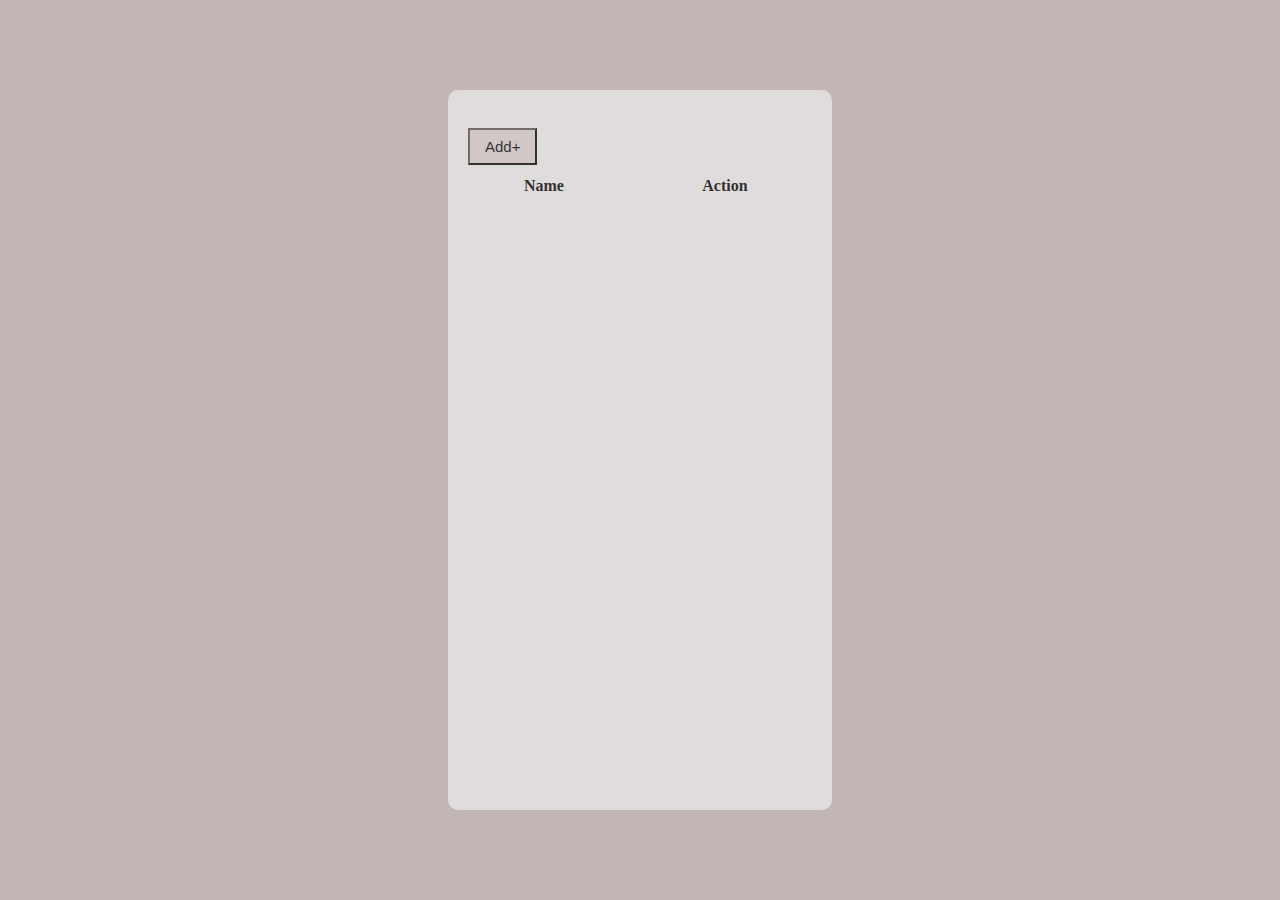
<file: CRUD.html>
<!DOCTYPE html>
<html lang="en">
  <head>
    <meta charset="UTF-8" />
    <meta name="viewport" content="width=device-width, initial-scale=1.0" />
    <title>Document</title>
    <link rel="stylesheet" href="CRUD.css" />
    <link rel="stylesheet" href="fontawesome-free-6.5.1-web/css/all.min.css" />
  </head>
  <body onload="readAll()">
   <!--  <header>
      <a href="index.html"><img src="logo.png" width="90px" height="90px"></a>
      <div>
          <ul id="navbar">
              <li><a href="index.html">Home</a></li>
              <li><a href="shop.html">Shop</a></li>
              <li><a href="final/about/aboutus.html">About</a></li>
              <li><a href="final/Contact-Form/contact/index.html">Contact</a></li>
              <li class="headerIcons"><a href="/final/profile/pro2.html" title="Profile"><i class="fa-regular fa-user"></i></a></li>
              <li class="headerIcons"><a href="cart.html" title="Cart"><i class="fa-solid fa-cart-shopping"></i></a></li>
              <li class="headerIcons"><a href="wishlist.html" title="Wishlist"><i class="fa-regular fa-heart"></i></a></li>
              <li class="headerIcons"><a href="allOrders.html" title="orders"><i class="fa-solid fa-list-check"></i></a></li>
          
          </ul>
      </div>
  </header> -->
    <div class="container">
      <div class="form_container">
        <form action="" class="create_form">
          <label for="cars">Category Name :</label>
          <input list="brow"  class="name" id="name">
          <datalist id="brow">
            <option value="Jackets">
            <option value="Shirts">
            <option value="T-shirts">
            <option value="Hoodies">
            <option value="Jeans">
            <option value="Shorts">
            <option value="Accessories">
            <option value="Shoes">
            <option value="Sports Shoes">
            <option value="Sandals">
            <option value="Formal Shirts">
            <option value="Sweater">
            <option value="Party Waer">
            <option value="Night Wear">
            <option value="Skirts">
          </datalist>
          <!-- <input type="text" placeholder="enter category name" class="name" /> -->
          <!-- <input type="text" placeholder="enter category price" class="price" /> -->
          <button type="button" id="create" onclick="add()">Create</button>
          
        </form>
        <form action="" class="update_form">
          <input type="text" hidden class="update_id" />

          <label for="cars">Category Name :</label>
          <input list="brow"  class="uname" id="uname">
          <datalist id="brow">
            <option value="Jackets">
            <option value="Shirts">
            <option value="T-shirts">
            <option value="Hoodies">
            <option value="Jeans">
            <option value="Shorts">
            <option value="Accessories">
            <option value="Shoes">
            <option value="Sports Shoes">
            <option value="Sandals">
            <option value="Formal Shirts">
            <option value="Sweater">
            <option value="Party Waer">
            <option value="Night Wear">
            <option value="Skirts">
          </datalist>

          <!-- <input type="text" placeholder="Enter name category" class="uname" /> -->
          <!-- <input
            type="text"
            placeholder="Enter price category"
            class="uprice"
          /> -->
          <button type="button" onclick="update()">Update</button>
        </form>
        <br>
        <button class="addbtn" id="addbtn" onclick="createForm()">Add+</button>
        <br />

        <table class="table">
          <thead>
            <th>Name</th>
            <!-- <th>Price</th> -->
            <th>Action</th>
          </thead>
          <tbody class="table_data"></tbody>
        </table>
      </div>
    </div>
    <!-- <footer style="width: 100%;">
      <p>Copyrights &copy;2023. All Rights Reserved. — Designed by our Team</p>
      <ul id="footer_bar">
          <li>Follow Us</li>
          <li><a href="https://www.facebook.com" title="Facebook"><i class="fa-brands fa-facebook"></i></a></li>
          <li><a href="https://www.x.com" title="Twitter"><i class="fa-brands fa-twitter"></i></a></li>
          <li><a href="https://www.instagram.com" title="Instagram"><i class="fa-brands fa-instagram"></i></a></li>
      </ul>
  </footer> -->
    <script src="CRUD.js"></script>
    
    <!-- <script type="module">
      // Import the functions you need from the SDKs you need
      import { initializeApp } from "https://www.gstatic.com/firebasejs/10.7.1/firebase-app.js";
      import { getDatabase,ref,set } from "https://www.gstatic.com/firebasejs/10.7.1/firebase-database.js";
      // TODO: Add SDKs for Firebase products that you want to use
      // https://firebase.google.com/docs/web/setup#available-libraries
    
      // Your web app's Firebase configuration
      const firebaseConfig = {
        apiKey: "AIzaSyAxa6hmmHJ_Uxsb1eM6s_GBNUGOjFVEpSI",
        authDomain: "edit-category.firebaseapp.com",
        projectId: "edit-category",
        storageBucket: "edit-category.appspot.com",
        messagingSenderId: "1001473177581",
        appId: "1:1001473177581:web:63af364025428be8c619e4"
      };
    
      // Initialize Firebase
      const app = initializeApp(firebaseConfig);
      const database=getDatabase(app);
      sub.addEventListener('click',(e)=>{
        
        var name=document.getElementById("name").value;
        set(ref(database,'categories/' + name ),{
              name:name,
        });
        alert('save');
      });
    </script> -->
  </body>
</html>
</file>
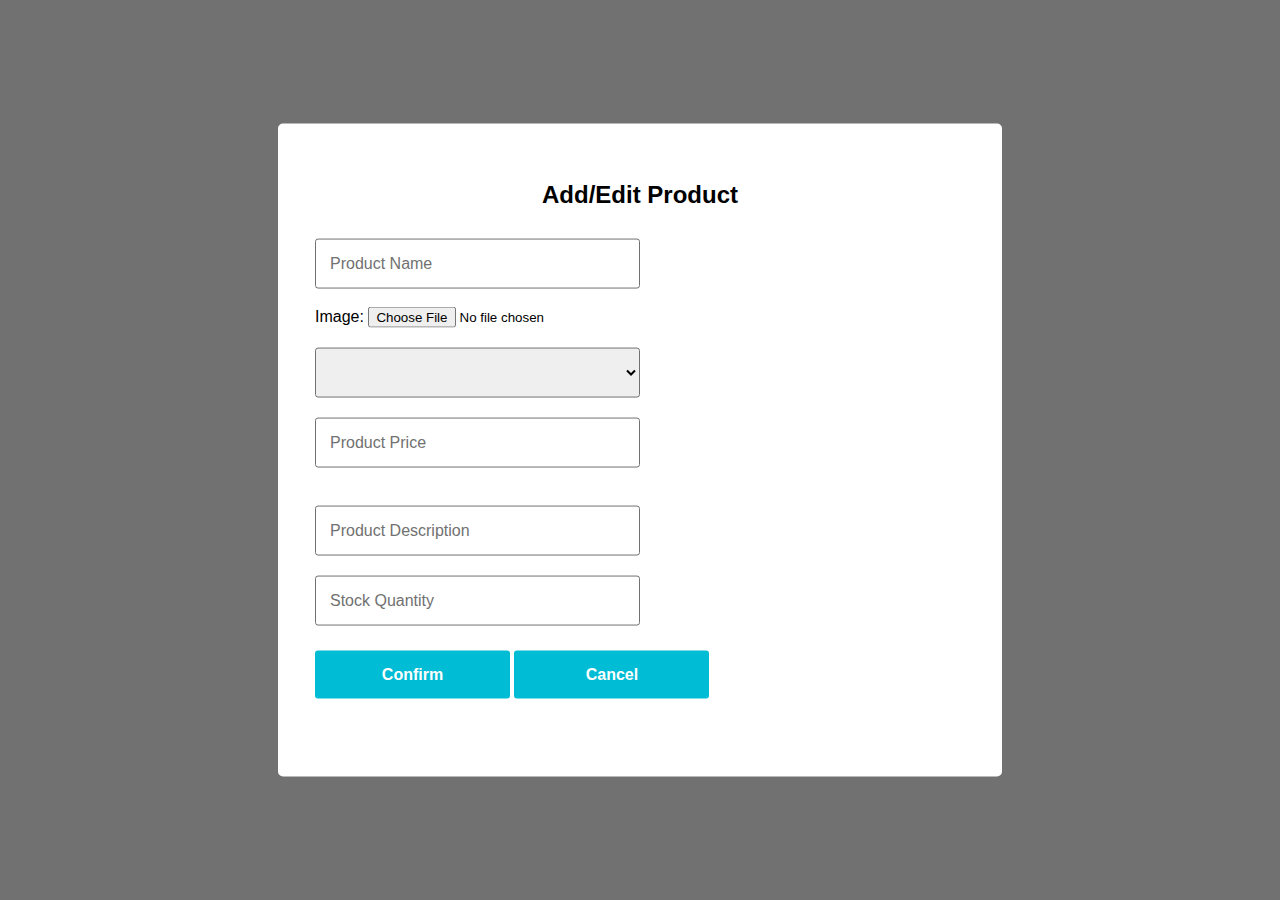
<file: EditProduct.html>
<html lang="en">

<head>
    <meta charset="UTF-8">
    <meta name="viewport" content="width=device-width, initial-scale=1.0">
    <link rel="stylesheet" href="EditProduct.css">
    <title>Add/Edit Products</title>
</head>

<body onload="check_if_edit()">
    <header></header>
    <div class="container">
        <div class="form-content">
            <h2>Add/Edit Product</h2>
            <form action="Product.html" method="get" >
                <div class="input-field">
                    <input type="text" required id="product_name" name="product_name">
                    <label for="product_name">Product Name</label>
                </div>
                <br />
                <div>
                    <label for="product_image">Image:</label>
                    <input type="file" required name="product_image" accept="image/png, image/jpg, image/jpeg" onchange="validateFileType()" id="product_image">
                </div>
                <div class="input-field">
                    <select name="product_category" id="product_category">
                        <!-- <option value="Jackets">Jackets</option>
                        <option value="Hoodies">Hoodies</option>
                        <option value="Jeans">Jeans</option>
                        <option value="Shoes">Shoes</option> -->
                    </select>
                </div>
                <div class="input-field">
                    <input type="number" required min="0" id="product_price" name="product_price">
                    <label for="product_price">Product Price</label>
                </div>
                <br />
                <div class="input-field">
                    <input type="text" required name="product_description" id="product_description">
                    <label for="product_description">Product Description</label>
                </div>
                <div class="input-field">
                    <input type="number" required min="0" name="stock_quantity" id="stock_quantity">
                    <label for="">Stock Quantity</label>
                </div>
                <button type="submit" onclick="return save_product()">Confirm</button>
                <button onclick="go_to_shop(event)">Cancel</button>
            </form>
        </div>
    </div>
    <script>
        function validateFileType(){
            var fileName = document.getElementById("product_image").value;
            var idxDot = fileName.lastIndexOf(".") + 1;
            var extFile = fileName.substr(idxDot, fileName.length).toLowerCase();
            if (extFile !="jpg" && extFile !="jpeg" && extFile!="png"){
                alert("Only image files are allowed!");
                document.getElementById("product_image").value = null;   
        }
    }
    </script>
    <script src="script.js"></script>
</body>

</html>
</file>
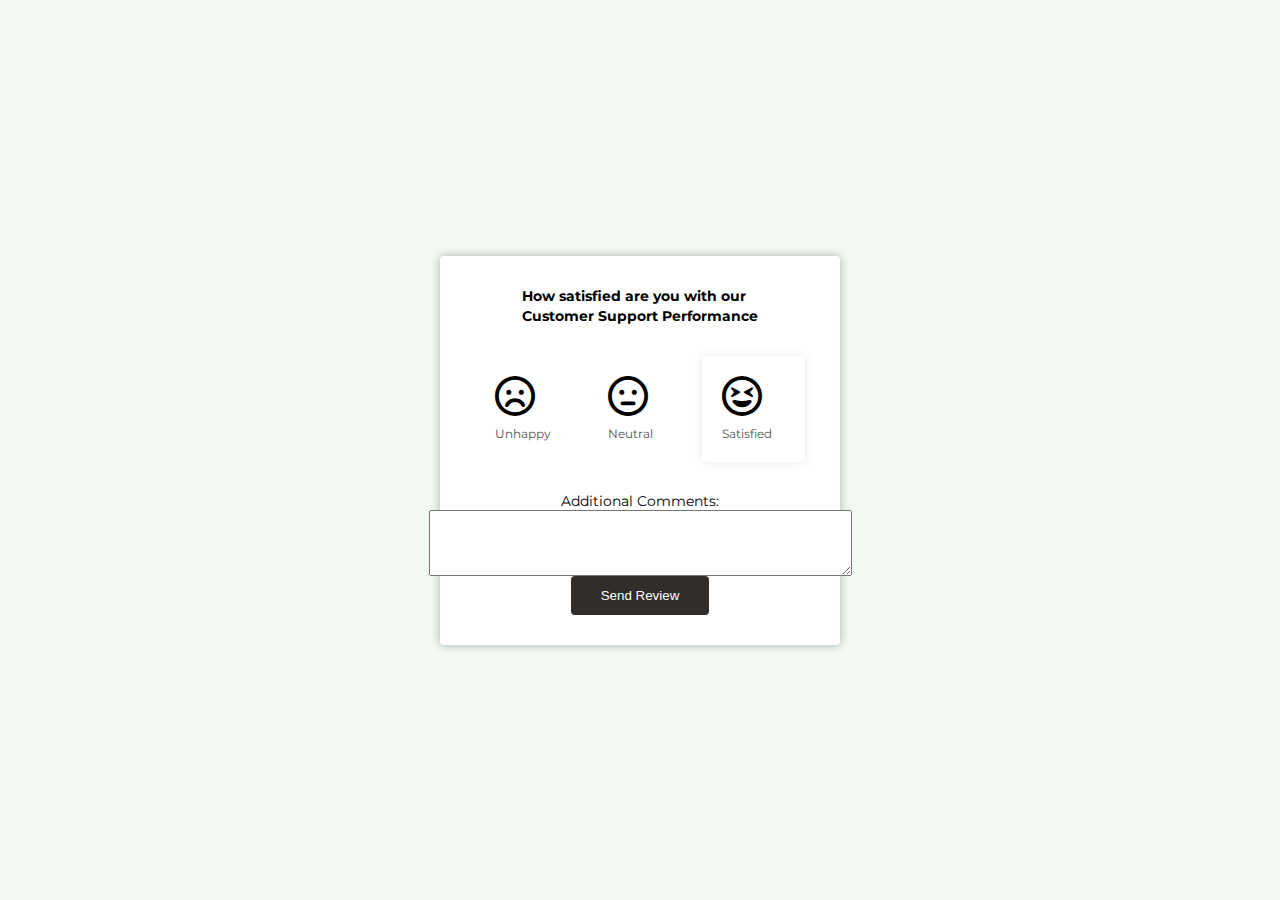
<file: feedback.html>
<!DOCTYPE html>
<html lang="en">
  <head>
    <meta charset="UTF-8" />
    <meta http-equiv="X-UA-Compatible" content="IE=edge" />
    <meta name="viewport" content="width=device-width, initial-scale=1.0" />
    <!-- <link
      rel="stylesheet"
      href="https://cdnjs.cloudflare.com/ajax/libs/font-awesome/5.15.4/css/all.min.css"
      integrity="sha512-1ycn6IcaQQ40/MKBW2W4Rhis/DbILU74C1vSrLJxCq57o941Ym01SwNsOMqvEBFlcgUa6xLiPY/NS5R+E6ztJQ=="
      crossorigin="anonymous"
      referrerpolicy="no-referrer"
    /> -->
    <link rel="stylesheet" href="css/all.min.css" />
    <title>Feedback Ui Design</title>
    <style>
      @import url("https://fonts.googleapis.com/css2?family=Montserrat&display=swap");

      * {
        box-sizing: border-box;
      }

      body {
        background-color: #f2f9f2;
        font-family: "Montserrat", sans-serif;
        display: flex;
        justify-content: center;
        align-items: center;
        height: 100vh;
        overflow: hidden;
        margin: 0;
      }

      .panel-container {
        background-color: #fff;
        box-shadow: 0 0 10px rgba(0, 0, 0, 0.3);
        border-radius: 4px;
        font-size: 90%;
        display: flex;
        flex-direction: column;
        justify-content: center;
        align-items: center;
        padding: 30px;
        max-width: 400px;
      }

      .panel-container strong {
        line-height: 20px;
      }

      .ratings-container {
        display: flex;
        margin: 20px 0;
      }

      .rating {
        flex: 1;
        cursor: pointer;
        padding: 20px;
        margin: 10px 5px;
      }

      .rating:hover,
      .rating.active {
        border-radius: 4px;
        box-shadow: 0 0 10px rgba(0, 0, 0, 0.1);
      }

      .rating small {
        color: #555;
        display: inline-block;
        margin: 10px 0 0;
      }

      .rating:hover small,
      .rating:active small {
        color: #111;
      }

      .btn {
        background-color: #302d2b;
        color: #fff;
        border: 0;
        border-radius: 4px;
        padding: 12px 30px;
        cursor: pointer;
      }

      .btn:focus {
        outline: none;
      }

      .btn:active {
        transform: scale(0.98);
      }

      .fa-heart {
        color: red;
        font-size: 30px;
        margin-bottom: 10px;
      }
      i {
        font-size: 40px;
      }
    </style>
  </head>

  <body>
    <div id="panel" class="panel-container">
      <strong
        >How satisfied are you with our <br />
        Customer Support Performance</strong
      >
      <div class="ratings-container">
        <div class="rating">
          <i class="fa-regular fa-face-frown"></i>
          <small>Unhappy</small>
        </div>

        <div class="rating">
          <i class="fa-regular fa-face-meh"></i>
          <small>Neutral</small>
        </div>

        <div class="rating active">
          <i class="fa-regular fa-face-grin-squint"></i>
          <small>Satisfied</small>
        </div>
      </div>
      <label for="comment">Additional Comments:</label>
      <textarea id="comment" rows="4" cols="50"></textarea>
      <button class="btn" id="send">Send Review</button>
    </div>
    <!-- <script>

      const ratings = document.querySelectorAll(".rating");
      const rContainer = document.querySelector(".ratings-container");
      const sendBtn = document.querySelector("#send");
      const panel = document.querySelector("#panel");
      let selectedRating = "Satisfied";

      rContainer.addEventListener("click", (e) => {
        if (e.target.parentNode.classList.contains("rating")) {
          removeActive();
          e.target.parentNode.classList.add("active");
          selectedRating = e.target.nextElementSibling.innerHTML;
        }
      });

      sendBtn.addEventListener("click", (e) => {
        // Store the review in local storage
        const feedback = {
          rating: selectedRating,
          comment: document.getElementById("comment").value,
        };
        const reviews = JSON.parse(localStorage.getItem("reviews")) || [];
        reviews.push(feedback);
        localStorage.setItem("reviews", JSON.stringify(reviews));

        // Navigate to massage.html
        window.location.href = "massage.html";
      });

      function removeActive() {
        for (let i = 0; i < ratings.length; i++) {
          ratings[i].classList.remove("active");
        }
      }
    </script> -->

<!-- ... (your HTML code remains unchanged) ... -->

<script>
  const ratings = document.querySelectorAll(".rating");
  const rContainer = document.querySelector(".ratings-container");
  const sendBtn = document.querySelector("#send");
  const panel = document.querySelector("#panel");

  // Load existing reviews from local storage
  const reviews = JSON.parse(localStorage.getItem("reviews")) || [];

  // Display statistics on "massage.html"
  const displayStatistics = () => {
    const statisticsContainer = document.createElement("div");
    statisticsContainer.innerHTML = "<h2>Feedback Statistics</h2>";

    const ratingsCount = {
      Unhappy: 0,
      Neutral: 0,
      Satisfied: 0,
    };

    reviews.forEach((review) => {
      ratingsCount[review.rating]++;
    });

    for (const rating in ratingsCount) {
      const ratingElement = document.createElement("p");
      ratingElement.innerHTML = `<strong>${rating}:</strong> ${ratingsCount[rating]} users`;
      statisticsContainer.appendChild(ratingElement);
    }

    document.body.appendChild(statisticsContainer);
  };

  // Check if the current page is "massage.html" and display statistics
  if (window.location.href.includes("massage.html")) {
    displayStatistics();
  }

  rContainer.addEventListener("click", (e) => {
    if (e.target.parentNode.classList.contains("rating")) {
      removeActive();
      e.target.parentNode.classList.add("active");
      selectedRating = e.target.nextElementSibling.innerHTML;
    }
  });

  sendBtn.addEventListener("click", (e) => {
    // Store the review in local storage
    const feedback = {
      rating: selectedRating,
      comment: document.getElementById("comment").value,
    };
    reviews.push(feedback);
    localStorage.setItem("reviews", JSON.stringify(reviews));

    // Navigate to massage.html
    window.location.href = "massage.html";
  });

  function removeActive() {
    for (let i = 0; i < ratings.length; i++) {
      ratings[i].classList.remove("active");
    }
  }
</script>

  </body>
</html>
</file>
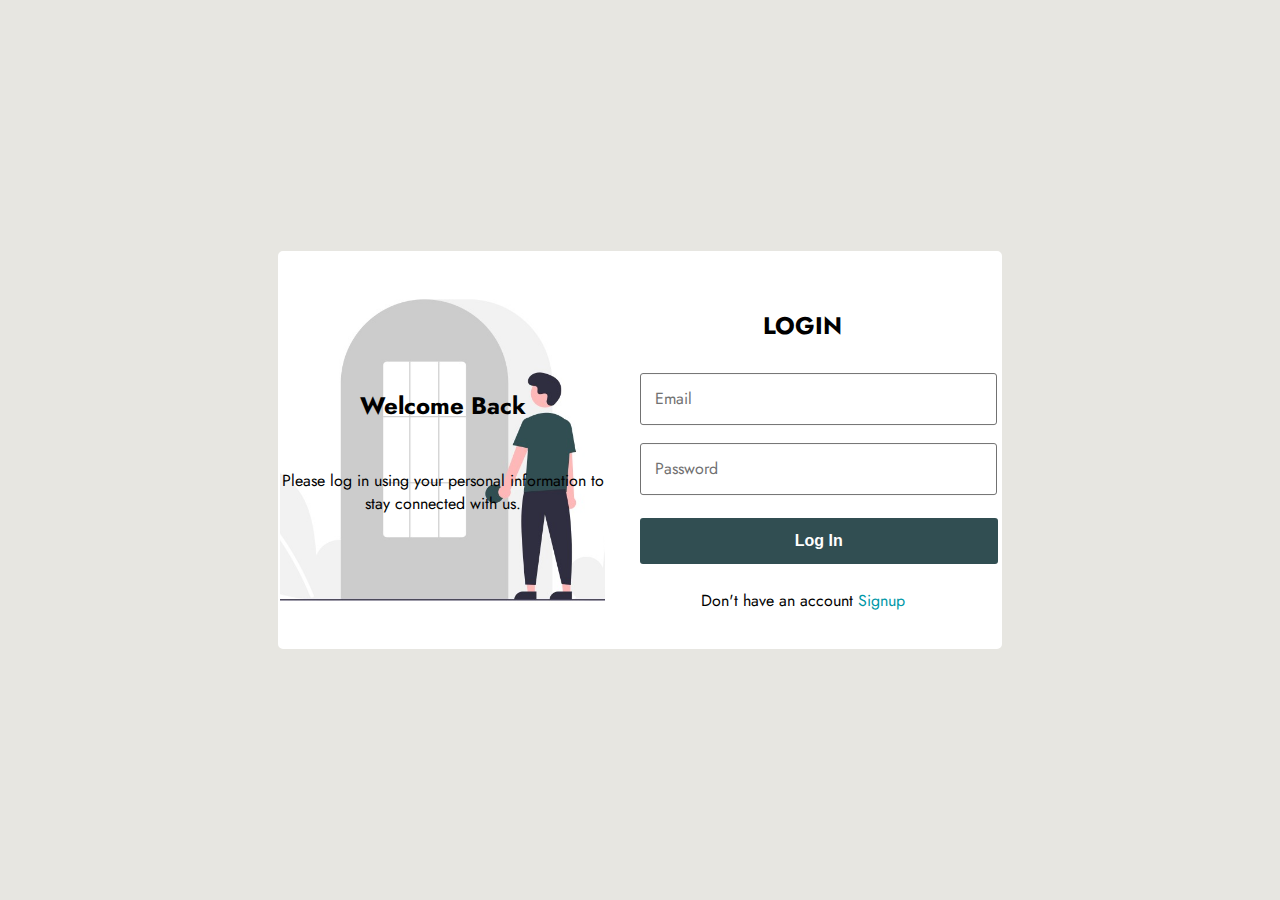
<file: login.html>
<!DOCTYPE html>
<html lang="en">

<head>
    <meta charset="UTF-8">
    <meta name="viewport" content="width=device-width, initial-scale=1.0">
    <title>Login</title>
    <!-- google " close" icons link -->
    <link rel="stylesheet"
        href="https://fonts.googleapis.com/css2?family=Material+Symbols+Outlined:opsz,wght,FILL,GRAD@24,400,0,0" />
    <link rel="stylesheet" href="login.css">
</head>

<body>
    <!-- parent container -->
    <div class="form-popup">
        <!-- parent container without close button -->
        <div class="form-box">
            <!-- left side div for image and details -->
            <div class="form-details">
                <h2>Welcome Back</h2>
                <p>Please log in using your personal information to stay connected with us.</p>
            </div>
            <!-- form div for login -->
            <div class="form-content">
                <h2>LOGIN</h2>
                <form action="#">
                    <div class="input-field">
                        <input type="email" name="" id="username" required>
                        <label for="">Email</label>
                    </div>
                    <div class="input-field">
                        <input type="password" id="password" name="" required>
                        <label for="">Password</label>
                    </div>
                    <button type="submit" onclick="login()">Log In</button>
                </form>
                <!-- signup div -->
                <div class="bottom-link">
                    Don't have an account
                    <a href="signup.html">Signup</a>
                </div>
            </div>
        </div>
    </div>
    <script>
        function login() {
            var username = document.getElementById("username").value;
            var password = document.getElementById("password").value;
            let user = new Array();
            user = JSON.parse(localStorage.getItem("users")) ? JSON.parse(localStorage.getItem("users")) : []
            if (user.some((v) => {
                sessionStorage.setItem("username", v.name);
                sessionStorage.setItem("email", v.email);
                sessionStorage.setItem("isadmin", v.isadmin);
                console.log("done");
                return v.email == username && v.password == password;
            })) {
                window.open("index.html");
                window.close();
            } else {
                alert("Enter Valid username and password");
            }
        }
    </script>
</body>

</html>
</file>
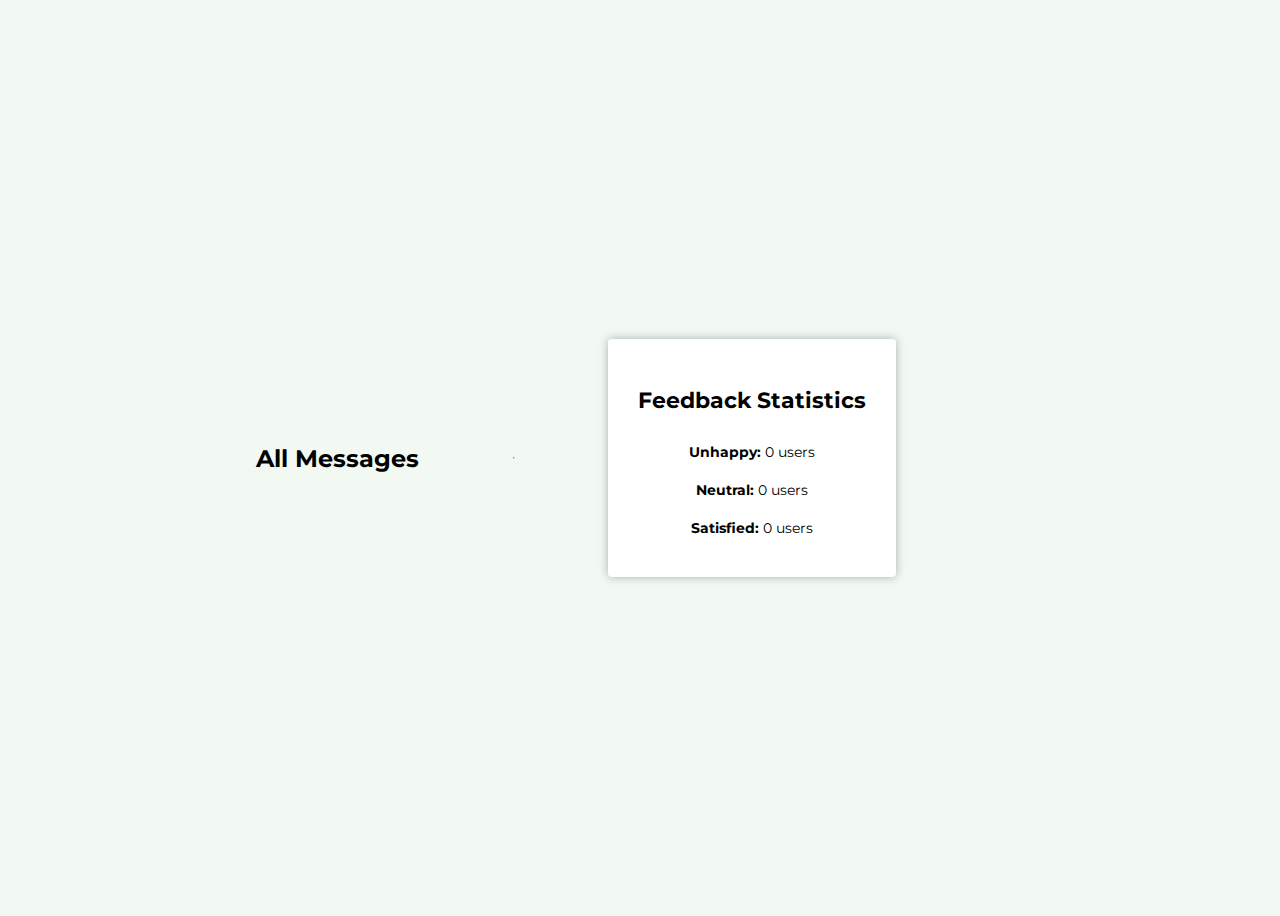
<file: massage.html>
<!DOCTYPE html>
<html lang="en">
<head>
  <meta name="viewport" content="width=device-width, initial-scale=1.0" />
  <title>Messages Page</title>
  <!-- Add your styling here -->
  <!-- <link rel="stylesheet" href="path/to/your/style.css" /> -->
  <style>
    @import url("https://fonts.googleapis.com/css2?family=Montserrat&display=swap");

    * {
      box-sizing: border-box;
    }

    body {
      background-color: #f2f9f2;
      font-family: "Montserrat", sans-serif;
      display: flex;
      flex-direction: row;
      justify-content: center;
      align-items: center;
      height: 100vh;
      overflow: hidden;
      width: 50%;
      margin-left: 20%;
    }

    .statistics-container {
      background-color: #fff;
      box-shadow: 0 0 10px rgba(0, 0, 0, 0.3);
      border-radius: 4px;
      font-size: 90%;
      display: flex;
      flex-direction: column;
      justify-content: center;
      align-items: center;
      padding: 30px;
      max-width: 400px;
    }

    .statistics-container h2 {
      margin-bottom: 20px;
    }

    .statistics-container p {
      margin: 10px 0;
    }
  </style>


</head>
<body>
  <div id="messagesContent">
    <!-- Display all form data from local storage -->
    <h2>All Messages</h2>
    <ul id="messagesList"></ul>
  </div>
  <br>
  <hr>
  <div class="statistics-container">
    <h2>Feedback Statistics</h2>
    <p><strong>Unhappy:</strong> <span id="unhappyCount">0</span> users</p>
    <p><strong>Neutral:</strong> <span id="neutralCount">0</span> users</p>
    <p><strong>Satisfied:</strong> <span id="satisfiedCount">0</span> users</p>
  </div>


  <script>
    // Retrieve messages from local storage
    var messages = JSON.parse(localStorage.getItem("messages")) || [];

// Display messages on the page
var messagesList = document.getElementById("messagesList");
messages.forEach(function (formData) {
  var listItem = document.createElement("li");
  listItem.innerHTML =
    "<strong>Name:</strong> " + formData.name + "<br>" +
    "<strong>Email:</strong> " + formData.email + "<br>" +
    "<strong>Message:</strong> " + formData.message + "<br><br>";
  messagesList.appendChild(listItem);
});

// Retrieve and display feedback and rating
// const storedFeedback = localStorage.getItem('userFeedback');
// const storedRating = localStorage.getItem('userRating');
// const feedbackMessageElement = document.getElementById('feedbackMessage');
// const ratingMessageElement = document.getElementById('ratingMessage');
// feedbackMessageElement.textContent = `Feedback: ${storedFeedback}`;
// ratingMessageElement.textContent = `Rating: ${storedRating}/5`;

// // Retrieve and display the number of Unhappy users
// const reviews = JSON.parse(localStorage.getItem('reviews')) || [];
// const unhappyUsersCount = reviews.filter(review => review.rating === 'Unhappy').length;
// document.getElementById('unhappyUsers').textContent = `Number of Unhappy Users: ${unhappyUsersCount}`;
 // Load existing reviews from local storage
 const reviews = JSON.parse(localStorage.getItem("reviews")) || [];

const ratingsCount = {
  Unhappy: 0,
  Neutral: 0,
  Satisfied: 0,
};

reviews.forEach((review) => {
  ratingsCount[review.rating]++;
});

document.getElementById("unhappyCount").innerText = ratingsCount.Unhappy;
document.getElementById("neutralCount").innerText = ratingsCount.Neutral;
document.getElementById("satisfiedCount").innerText = ratingsCount.Satisfied;

  </script>
  
</body>
</html>
</file>
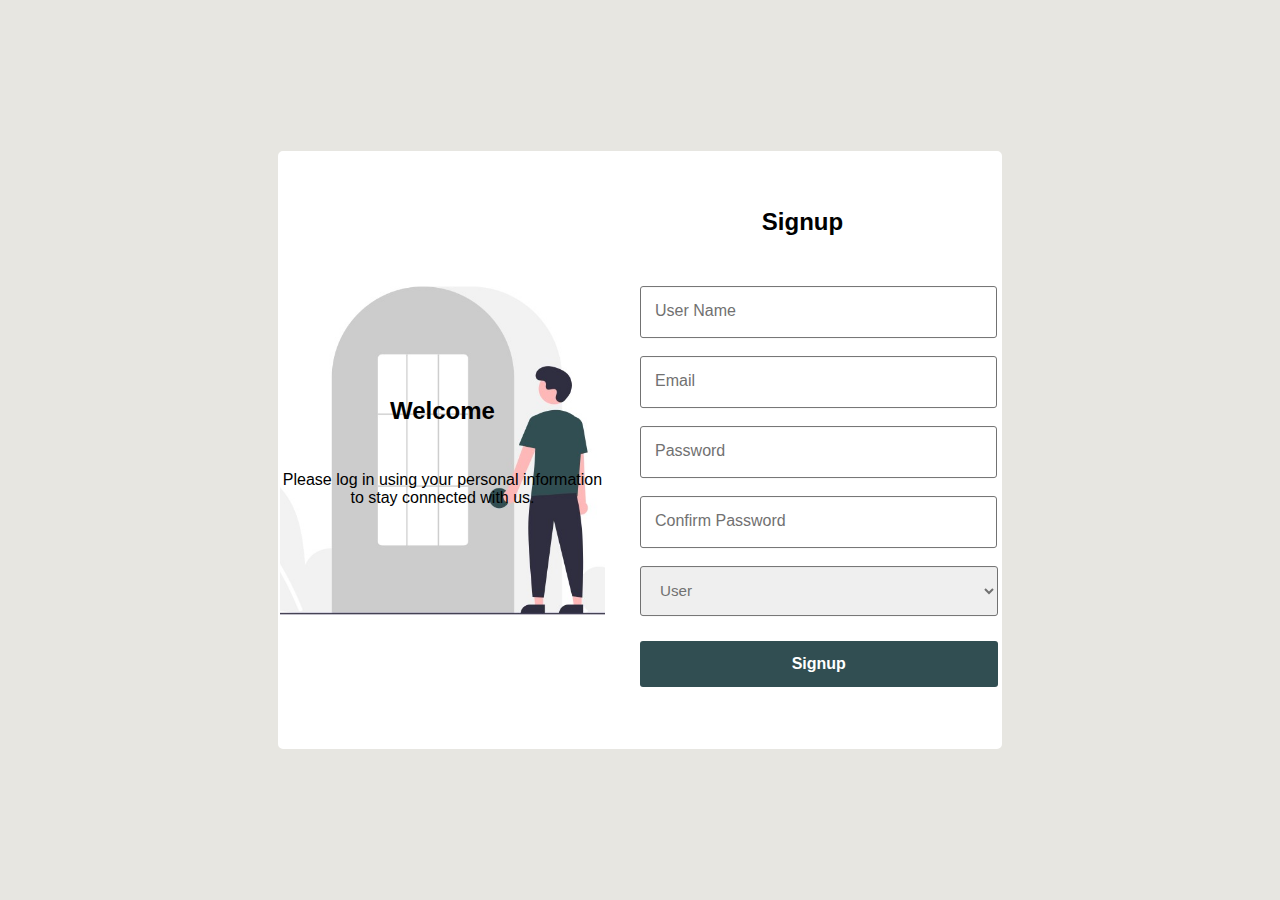
<file: signup.html>
<!DOCTYPE html>
<html lang="en">

<head>
    <meta charset="UTF-8">
    <meta name="viewport" content="width=device-width, initial-scale=1.0">
    <link rel="stylesheet" href="signup.css">
    <title>Signup</title>
</head>

<body>
    <header></header>
    <div class="container">
        <div class="form-details">
            <h2>Welcome</h2>
            <p>Please log in using your personal information to stay connected with us.</p>
        </div>
        <div class="form-content">
            <h2>Signup</h2>
            <form action="" id="form">
                <div class="input-field">
                    <input type="text" id="username" required>
                    <label>User Name</label>
                </div>
                <div class="input-field">
                    <input type="email" id="email" required>
                    <label>Email</label>
                </div>
                <div class="input-field">
                    <input type="password" id="password" required>
                    <label>Password</label>
                </div>
                <div class="input-field">
                    <input type="password" id="confirmPassword" onblur="checkpassword()" required>
                    <label>Confirm Password</label>
                </div>

                <div class="input-field">
                    <select name="" id="admin">
                        <option>User</option>
                        <option>Admin</option>
                    </select>
                </div>
                <button onclick="save()">Signup</button>
            </form>
        </div>
    </div>
    <script>
        function save() {
            var username = document.getElementById("username").value;
            var email = document.getElementById("email").value;
            var password = document.getElementById("password").value;
            var form = document.getElementById("form");
            var isadmin = document.getElementById("admin");
            var user = new Array();
            user = JSON.parse(localStorage.getItem("users")) ? JSON.parse(localStorage.getItem("users")) : []
            if (user.some((v) => {
                return v.email == email;
            })) {
                alert("duolicate Data");
            }
            else {
                alert("if you want to be admin contact us please");
                user.push({
                    name: username,
                    email: email,
                    password: password,
                    isadmin: isadmin.options[isadmin.selectedIndex].text
                })
                sessionStorage.setItem("username", username);
                sessionStorage.setItem("email", email);
                sessionStorage.setItem("isadmin", isadmin.options[isadmin.selectedIndex].text);
                window.open("index.html");
                window.close();

            }
            var json = JSON.stringify(user);
            localStorage.setItem("users", json);
        }

        function checkpassword() {
            let password = document.getElementById("password").value;
            let confirmPassword = document.getElementById("confirmPassword").value;
            if (password.length != 0) {
                if (password == confirmPassword) {
                    alert("Password match");
                }
                else {
                    alert("Please enter the smae password in two password filed");
                }
            } else {
                alert("Password is required to complete registration");
            }
        }
    </script>
</body>

</html>
</file>
<file: CRUD.css>
*{
    margin: 0px;
    padding: 0px;
 box-sizing: border-box;   
}
body{
    background-color: rgb(168, 161, 161);
}
.container{
    width: 100%;
    height: 100vh;
    background-color:rgb(197, 184, 184) ;
    opacity: .9;
    display: flex;
    justify-content: center;
    align-items: center;
}
label{
    display: block;
    margin: 10px;
    font-weight: 900;
    font-size: large;
    color: rgba(232, 174, 39, 0.872);;
}
.form_container{
    width: 30vw;
    height: 80vh;
    background-color: rgba(255, 255, 255, 0.763);
    border-radius: 10px;
    padding: 10px;
    opacity: .8;
}
.create_form input ,.update_form input{
    width: 100%;
    padding: 10px;
    margin-bottom: 10px;
    margin-top: 10px;
    font-size: 15px;
    color: black;
    font-weight: 700;
    background-color: rgb(220, 209, 209);
    border-radius: 5px;
}
.create_form button,.update_form button{
    padding: 10px;
    background-color:  rgb(220, 209, 209);;
    color: black;
  
    margin-bottom: 5px;
}
.create_form button:hover,.update_form button:hover{
    background-color: rgba(232, 174, 39, 0.872);
    cursor: pointer;
    color: white;
    font-size: medium;
}
.create_form,.update_form{
    display: none;
}
.addbtn{
    padding: 8px 15px;
    margin: 10px;
    background-color:  rgb(220, 209, 209);;
    color: black;
    font-size: 15px;
}
.addbtn:hover{
    background-color: rgba(232, 174, 39, 0.872);
    cursor: pointer;
    color: white;
    font-size: medium;
}
.table{
    margin-top: 10x;
    width: 100%;
}
table{
    margin: auto;
    text-align: center;
    /* display: grid; */
    width: 100%;
    

}
main table th{
    background: rgb(192, 172, 172);
    padding: .8rem;
    color: white;
}
table td{
    padding: .8rem;
    border-bottom: 1px solid rgb(203, 195, 195);
transition:  background-color .2s;
}
table tr:hover td{
    background-color: rgba(204, 192, 192, 0.89);
    color: rgba(232, 174, 39, 0.872);;
    cursor: default;
font-size: large;
font-weight: 700;
}
table button{
    padding: 8px 15px;
    background-color:  rgb(220, 209, 209);;
    color: black;
    font-size: 15px;
}
table button:hover{
    background-color: rgba(232, 174, 39, 0.872);
    cursor: pointer;
    color: white;
    font-size: medium;
}
</file>
<file: EditProduct.css>
body {
    background-color: #717171;
    font-family: "Inter", sans-serif;
}

/*parent div*/
.container {
    position: fixed;
    display: flex;
    top: 50%;
    left: 50%;
    max-width: 720px;
    width: 100%;
    border-radius: 5px;
    background-color: #fff;
    border: 2px solid #fff;
    transform: translate(-50%, -50%);
}

/*left div*/
.container h2 {
    text-align: center;
    margin-bottom: 30px;
}

.container .form-content {
    width: 100%;
    padding: 35px;
}
form .input-field {
    width: 50%;
    height: 50px;
    margin-top: 20px;
    position: relative;
}

form .input-field input,
select {
    width: 100%;
    height: 100%;
    outline: none;
    padding: 0 15px;
    font-size: 0.95rem;
    border-radius: 3px;
    border: 1px solid #717171;
}

.input-field input:focus {
    border-color: #00bcd4;
}

.input-field input:is(:focus, :valid) {
    padding: 16px 15px 0;
}

form .input-field label {
    position: absolute;
    top: 50%;
    left: 15px;
    color: #717171;
    pointer-events: none;
    transform: translateY(-50%);
    transition: 0.2s ease;
}

.input-field input:is(:focus, :valid)~label {
    color: #00bcd4;
    font-size: 0.75rem;
    transform: translateY(-120%);
}

form button {
    width: 30%;
    outline: none;
    border: none;
    font-size: 1rem;
    font-weight: 600;
    padding: 15px 15px;
    border-radius: 3px;
    margin: 25px 0;
    color: #fff;
    cursor: pointer;
    background-color: #00bcd4;
    transition: 0.2s ease;
}

form button:hover {
    background-color: #0097a7;
}
</file>
<file: login.css>
@import url('https://fonts.googleapis.com/css2?family=Jost:wght@400&display=swap');

body {
    background-color: #E7E6E1;
    font-family: 'Jost', sans-serif;
}

/*parent container*/
.form-popup {
    position: fixed;
    top: 50%;
    left: 50%;
    max-width: 720px;
    width: 100%;
    border-radius: 5px;
    background-color: #fff;
    border: 2px solid #fff;
    transform: translate(-50%, -50%);
}

/*close icon*/
.form-popup span {
    position: absolute;
    top: 12px;
    right: 12px;
    color: #878484;
    cursor: pointer;
}

/*sub parent "parent without close icon" floating*/
.form-popup .form-box {
    display: flex;
}

/*left div "image and details"*/
.form-box .form-details {
    max-width: 330px;
    display: flex;
    width: 100%;
    color: #000;
    text-align: center;
    flex-direction: column;
    align-items: center;
    justify-content: center;
    background: url("sighnin.jpg");
    background-size: cover;
    background-position: center;
}

.form-box h2 {
    text-align: center;
    margin-bottom: 30px;
}

/*right div "form container"*/
.form-box .form-content {
    width: 100%;
    padding: 35px;
}

/*put label inside input text*/
form .input-field {
    width: 100%;
    height: 50px;
    margin-top: 20px;
    position: relative;
}

/*input design*/
form .input-field input {
    width: 100%;
    height: 100%;
    outline: none;
    padding: 0 15px;
    font-size: 0.95rem;
    border-radius: 3px;
    border: 1px solid #717171;
}

/*change border color while focus*/
.input-field input:focus {
    border-color: #00bcd4;
}

/*while focus and text input has value give padding to label and text field*/
.input-field input:is(:focus, :valid) {
    padding: 16px 15px 0;
}

/*label inside text field position and style */
form .input-field label {
    position: absolute;
    top: 50%;
    left: 15px;
    color: #717171;
    pointer-events: none;
    transform: translateY(-50%);
    transition: 0.2s ease;
}

/*label inside text field animation while text filed focus and has value*/
.input-field input:is(:focus, :valid)~label {
    color: #00bcd4;
    font-size: 0.75rem;
    transform: translateY(-120%);
}

/*signup style*/
.form-box a {
    color: #0097a7;
    text-decoration: none;
}

/*signup hover*/
.form-box a:hover {
    text-decoration: underline;
}

/*button style*/
form button {
    width: 110%;
    outline: none;
    border: none;
    font-size: 1rem;
    font-weight: 600;
    padding: 14px 0;
    border-radius: 3px;
    margin: 25px 0;
    color: #fff;
    cursor: pointer;
    background-color: #314E52;
    transition: 0.2s ease;
}

/*button hover*/
form button:hover {
    background-color: #0097a7;
}

/*signup div*/
.form-box .bottom-link {
    text-align: center;
}
</file>
<file: signup.css>
body {
    background-color: #E7E6E1;
    font-family: 'Jost', sans-serif;
}

/*parent div*/
.container {
    position: fixed;
    display: flex;
    top: 50%;
    left: 50%;
    max-width: 720px;
    width: 100%;
    border-radius: 5px;
    background-color: #fff;
    border: 2px solid #fff;
    transform: translate(-50%, -50%);
}

/*left div*/
.container .form-details {
    max-width: 330px;
    display: flex;
    width: 100%;
    color: #000;
    text-align: center;
    flex-direction: column;
    align-items: center;
    justify-content: center;
    background: url("sighnin.jpg");
    background-size: 700px;
    background-repeat: no-repeat;
    background-position: center;
}

.container h2 {
    text-align: center;
    margin-bottom: 30px;
}

.container .form-content {
    width: 100%;
    padding: 35px;
    display: flex;
    flex-direction: column;
}

form .input-field {
    width: 100%;
    height: 50px;
    margin-top: 20px;
    position: relative;
}

form .input-field input {
    width: 100%;
    height: 100%;
    outline: none;
    padding: 0 15px;
    font-size: 0.95rem;
    border-radius: 3px;
    border: 1px solid #717171;
}

form .inputfile {
    width: 100%;
    height: 50px;
    margin-top: 20px;
    position: relative;
    border-radius: 3px;

}

form .inputfile label {
    position: absolute;
    width: 100%;
    height: 20px;
    top: 50%;
    /* left: 15px; */
    padding-left: 15px;
    padding-right: 13px;
    padding-top: 10px;
    padding-bottom: 10px;
    color: #717171;
    pointer-events: auto;
    transform: translateY(-50%);
    transition: 0.2s ease;
    /* background-color: #000; */
}

form .inputfile div {
    border-radius: 3px;
    border: 1px solid #717171;
    width: 100%;
    height: 100%;
    outline: none;
    padding: 0 15px;
}

form .inputfile input[type="file"] {
    display: none;
}

form .input-field select {
    width: 110%;
    height: 100%;
    outline: none;
    padding: 0 15px;
    font-size: 0.95rem;
    color: #717171;
    border-radius: 3px;
    border: 1px solid #717171;
}

.input-field input:focus {
    border-color: #00bcd4;
}

.input-field input:is(:focus, :valid) {
    padding: 16px 15px 0;
}

form .input-field label {
    position: absolute;
    top: 50%;
    left: 15px;
    color: #717171;
    pointer-events: none;
    transform: translateY(-50%);
    transition: 0.2s ease;
}

.input-field input:is(:focus, :valid)~label {
    color: #00bcd4;
    font-size: 0.75rem;
    transform: translateY(-120%);
}

form button {
    width: 110%;
    outline: none;
    border: none;
    font-size: 1rem;
    font-weight: 600;
    padding: 14px 0;
    border-radius: 3px;
    margin: 25px 0;
    color: #fff;
    cursor: pointer;
    background-color: #314E52;
    transition: 0.2s ease;
}

form button:hover {
    background-color: #0097a7;
}
</file>
